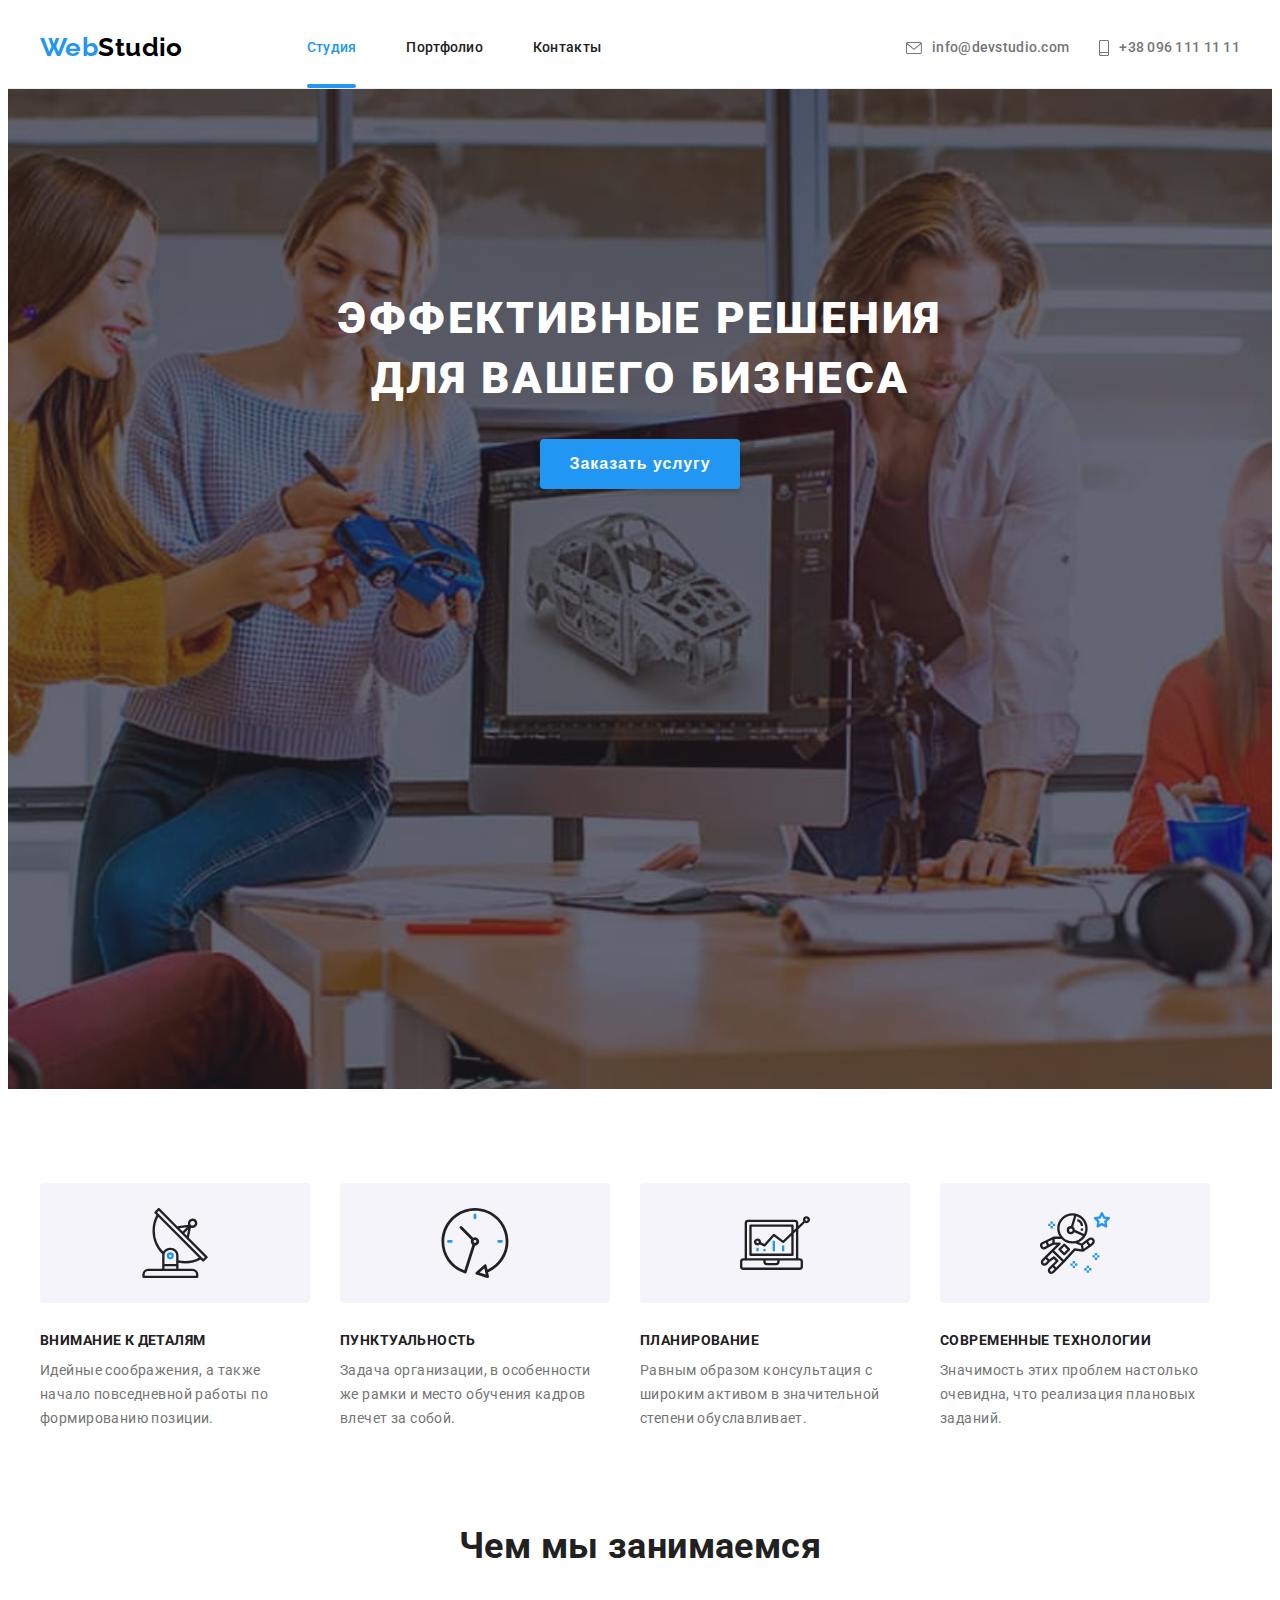
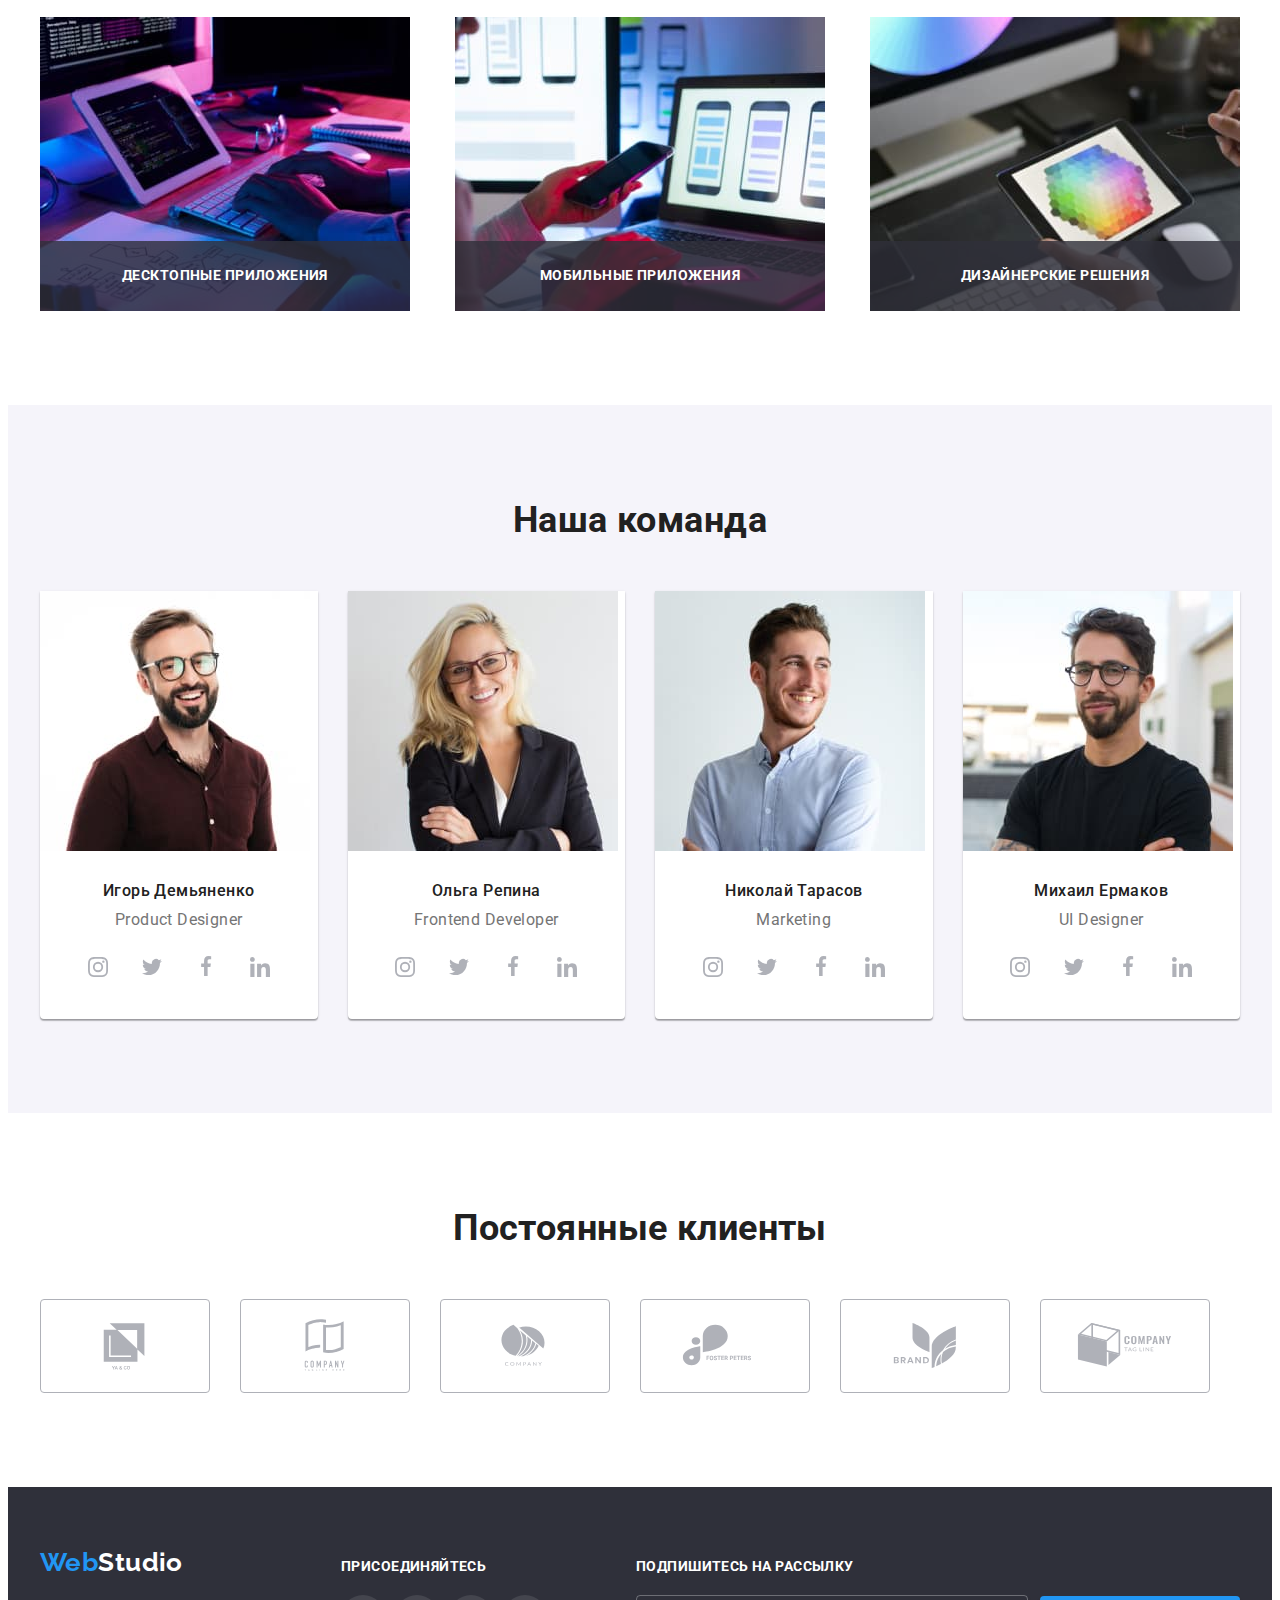
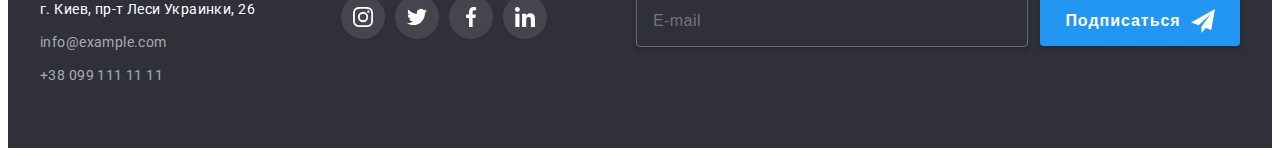
<file: index.html>
<!DOCTYPE html>
<html lang="ru">
  <head>
    <meta charset="UTF-8" />
    <meta http-equiv="X-UA-Compatible" content="IE=edge" />
    <meta name="viewport" content="width=device-width, initial-scale=1.0" />
    <title>Студия</title>
    <link
      href="https://fonts.googleapis.com/css2?family=Raleway:wght@700&family=Roboto:wght@400;500;700;900&display=swap"
      rel="stylesheet"
    />
    <link
      rel="stylesheet"
      href="https://cdnjs.cloudflare.com/ajax/libs/modern-normalize/1.1.0/modern-normalize.min.css"
      integrity="sha512-wpPYUAdjBVSE4KJnH1VR1HeZfpl1ub8YT/NKx4PuQ5NmX2tKuGu6U/JRp5y+Y8XG2tV+wKQpNHVUX03MfMFn9Q=="
      crossorigin="anonymous"
      referrerpolicy="no-referrer"
    />
    <link rel="stylesheet" href="./css/main.min.css" />
  </head>
  <body>
    <header class="header">
      <div class="container header__container">
          <a class="logo" href="./index.html"><span class="logo__accent">Web</span>Studio</a>
           <button
          class="header__button"
          type="button"
          aria-expanded="false"
          aria-controls="menu-container"
          data-menu-button
        >
          <svg
            class="header__button-icon"
            width="40"
            height="40"
            aria-label="Переключатель мобильного меню"
          >
            <use
              class="header__icon-cross"
              href="./images/icons.svg#icon-mobile-close"
            ></use>
            <use
              class="header__icon-menu"
              href="./images/icons.svg#icon-mobile-burger"
            ></use>
          </svg>
        </button>
        <div class="header__menu" id="menu-container" data-menu>
          <nav class="header__nav">
          <ul class="header__menu-list">
            <li class="header__menu-item">
              <a class="header__menu-link header__menu-link--current" href="./index.html">Студия</a>
            </li>
            <li class="header__menu-item">
              <a class="header__menu-link" href="./portfolio.html">Портфолио</a>
            </li>
            <li class="header__menu-item">
              <a class="header__menu-link" href="#">Контакты</a>
            </li>
          </ul>
        </nav>
        <ul class="header__contacts-list">
          <li class="header__contacts-item">
            <a class="header__contacts-link" href="mailto:info@devstudio.com">
              <svg class="header__contacts-icon" width="16" height="12">
                <use href="./images/icons.svg#icon-envelope"></use>
              </svg>
              info@devstudio.com</a
            >
          </li>
          <li class="header__contacts-item">
            <a class="header__contacts-link" href="tel:+380961111111">
              <svg class="header__contacts-icon" width="10px" height="16px">
                <use href="./images/icons.svg#icon-smartphone"></use>
              </svg>
              +38 096 111 11 11</a
            >
          </li>
        </ul>
       <ul class="header__socials">
              <li class="header__socials-item">
                <a href="#" class="header__socials-link">Instagram</a>
              </li>
              <li class="header__socials-item">
                <a href="#" class="header__socials-link">Twitter</a>
              </li>
              <li class="header__socials-item">
                <a href="#" class="header__socials-link">Facebook</a>
              </li>
              <li class="header__socials-item">
                <a href="#" class="header__socials-link">LinkedIn</a>
              </li>
            </ul>
          </div>
        </div>
      </div>
    </header>
    <main>
      <!-- герой -->
      <section class="section hero">
        <div class="container">
          <h1 class="hero__title">Эффективные решения для вашего бизнеса</h1>
          <button data-modal-open class="button" type="button">Заказать услугу</button>
        </div>
      </section>
      <!-- преимущества -->
      <section class="section benefits">
        <div class="container">
          <h2 class="visually-hidden">Наши преимущества</h2>
          <ul class="benefits__list">
            <li class="benefits__item">
              <div class="benefits__icon-wrapper">
                <svg class="benefits__icon" width="70px" height="70px">
                  <use href="./images/icons.svg#icon-antenna"></use>
                </svg>
              </div>
              <h3 class="benefits__title">Внимание к деталям</h3>
              <p class="benefits__descr">
                Идейные соображения, а также начало повседневной работы по формированию позиции.
              </p>
            </li>
            <li class="benefits__item">
              <div class="benefits__icon-wrapper">
                <svg class="benefits__icon" width="70px" height="70px">
                  <use href="./images/icons.svg#icon-clock"></use>
                </svg>
              </div>
              <h3 class="benefits__title">Пунктуальность</h3>
              <p class="benefits__descr">
                Задача организации, в особенности же рамки и место обучения кадров влечет за собой.
              </p>
            </li>
            <li class="benefits__item">
              <div class="benefits__icon-wrapper">
                <svg class="benefits__icon" width="70px" height="70px">
                  <use href="./images/icons.svg#icon-diagram"></use>
                </svg>
              </div>

              <h3 class="benefits__title">Планирование</h3>
              <p class="benefits__descr">
                Равным образом консультация с широким активом в значительной степени обуславливает.
              </p>
            </li>
            <li class="benefits__item">
              <div class="benefits__icon-wrapper">
                <svg class="benefits__icon" width="70px" height="70px">
                  <use href="./images/icons.svg#icon-astronaut"></use>
                </svg>
              </div>
              <h3 class="benefits__title">Современные технологии</h3>
              <p class="benefits__descr">
                Значимость этих проблем настолько очевидна, что реализация плановых заданий.
              </p>
            </li>
          </ul>
        </div>
      </section>
      <!-- чем мы занимаемся -->
      <section class="section activities">
        <div class="container">
          <h2 class="section__title">Чем мы занимаемся</h2>
          <ul class="activities__list">
            <li class="activities__item">
              <div class="activities__overlay">
                 <picture>
                  <source
                    srcset="./images/box1@1x.jpg 1x, ./images/box1@2x.jpg 2x"
                  />
                  <img
                    class="activities__image"
                    src="./images/box1@1x.jpg"
                    alt="Реализация алгоритма на компьютере"
                    width="370"
                    height="294"
                  />
                </picture>
                <p class="activities__title">Десктопные приложения</p>
              </div>
            </li>
            <li class="activities__item">
              <div class="activities__overlay">
                <picture>
                  <source
                    srcset="./images/box2@1x.jpg 1x, ./images/box2@2x.jpg 2x"
                  />
                  <img
                    class="activities__image"
                    src="./images/box2@1x.jpg"
                    alt="Реализация алгоритма на компьютере"
                    width="370"
                    height="294"
                  />
                </picture>
                <p class="activities__title">Мобильные приложения</p>
              </div>
            </li>
            <li class="activities__item">
              <div class="activities__overlay">
                <picture>
                  <source
                    srcset="./images/box3@1x.jpg 1x, ./images/box3@2x.jpg 2x"
                  />
                  <img
                    class="activities__image"
                    src="./images/box3@1x.jpg"
                    alt="Реализация алгоритма на компьютере"
                    width="370"
                    height="294"
                  />
                </picture>
                <p class="activities__title">Дизайнерские решения</p>
              </div>
            </li>
          </ul>
        </div>
      </section>
      <!-- команда -->
      <section class="section team">
        <div class="container">
          <h2 class="section__title">Наша команда</h2>
          <ul class="team__list">
            <li class="team__item">
               <picture>
                <source
                  srcset="
                    ./images/team/team1/img1-mobile@1x.jpg 1x,
                    ./images/team/team1/img1-mobile@2x.jpg 2x
                  "
                  media="(max-width:767px)" />
                <source
                  srcset="
                    ./images/team/team1/img1-desktop@1x.jpg 1x,
                    ./images/team/team1/img1-desktop@2x.jpg 2x
                  "
                  media="(min-width:1200px)" />
                <source
                  srcset="
                    ./images/team/team1/img1-tablet@1x.jpg 1x,
                    ./images/team/team1/img1-tablet@2x.jpg 2x
                  "
                  media="(min-width:768px)" />

                <img
                  class="team__image"
                  src="./images/team/team1/img1-desktop@1x.jpg"
                  alt="Фото Игоря Демьяненко"
              /></picture>
              <div class="team__wrapper">
                <h3 class="team__name">Игорь Демьяненко</h3>
                <p class="team__position">Product Designer</p>
                <ul class="socials">
                  <li class="socials__item">
                    <a class="socials__link" href="">
                      <svg class="socials__icon" width="20" height="20" aria-label="Instagram">
                        <use href="./images/icons.svg#icon-instagram"></use>
                      </svg>
                    </a>
                  </li>
                  <li class="socials__item">
                    <a class="socials__link" href="">
                      <svg class="socials__icon" width="20" height="20" aria-label="Twitter">
                        <use href="./images/icons.svg#icon-twitter"></use>
                      </svg>
                    </a>
                  </li>
                  <li class="socials__item">
                    <a class="socials__link" href="">
                      <div class="ellipse">
                        <svg class="socials__icon" width="20" height="20" aria-label="Facebook">
                          <use href="./images/icons.svg#icon-facebook"></use>
                        </svg>
                      </div>
                    </a>
                  </li>
                  <li class="socials__item">
                    <a class="socials__link" href="">
                      <svg class="socials__icon" width="20" height="20" aria-label="LinkedIn">
                        <use href="./images/icons.svg#icon-linkedin"></use>
                      </svg>
                    </a>
                  </li>
                </ul>
              </div>
            </li>
            <li class="team__item">
              <picture>
                <source
                  srcset="
                    ./images/team/team2/img2-mobile@1x.jpg 1x,
                    ./images/team/team2/img2-mobile@2x.jpg 2x
                  "
                  media="(max-width:767px)" />
                <source
                  srcset="
                    ./images/team/team2/img2-desktop@1x.jpg 1x,
                    ./images/team/team2/img2-desktop@2x.jpg 2x
                  "
                  media="(min-width:1200px)" />
                <source
                  srcset="
                    ./images/team/team2/img2-tablet@1x.jpg 1x,
                    ./images/team/team2/img2-tablet@2x.jpg 2x
                  "
                  media="(min-width:768px)" />

                <img
                  class="team__image"
                  src="./images/team/team2/img2-desktop@1x.jpg"
                  alt="Фото Ольги Репиной"
              /></picture>
              <div class="team__wrapper">
                <h3 class="team__name">Ольга Репина</h3>
                <p class="team__position">Frontend Developer</p>
                <ul class="socials">
                  <li class="socials__item">
                    <a class="socials__link" href="">
                      <svg class="socials__icon" width="20" height="20" aria-label="Instagram">
                        <use href="./images/icons.svg#icon-instagram"></use>
                      </svg>
                    </a>
                  </li>
                  <li class="socials__item">
                    <a class="socials__link" href="">
                      <svg class="socials__icon" width="20" height="20" aria-label="Twitter">
                        <use href="./images/icons.svg#icon-twitter"></use>
                      </svg>
                    </a>
                  </li>
                  <li class="socials__item">
                    <a class="socials__link" href="">
                      <div class="ellipse">
                        <svg class="socials__icon" width="20" height="20" aria-label="Facebook">
                          <use href="./images/icons.svg#icon-facebook"></use>
                        </svg>
                      </div>
                    </a>
                  </li>
                  <li class="socials__item">
                    <a class="socials__link" href="">
                      <svg class="socials__icon" width="20" height="20" aria-label="LinkedIn">
                        <use href="./images/icons.svg#icon-linkedin"></use>
                      </svg>
                    </a>
                  </li>
                </ul>
              </div>
            </li>
            <li class="team__item">
              <picture>
                <source
                  srcset="
                    ./images/team/team3/img3-mobile@1x.jpg 1x,
                    ./images/team/team3/img3-mobile@2x.jpg 2x
                  "
                  media="(max-width:767px)" />
                <source
                  srcset="
                    ./images/team/team3/img3-desktop@1x.jpg 1x,
                    ./images/team/team3/img3-desktop@2x.jpg 2x
                  "
                  media="(min-width:1200px)" />
                <source
                  srcset="
                    ./images/team/team3/img3-tablet@1x.jpg 1x,
                    ./images/team/team3/img3-tablet@2x.jpg 2x
                  "
                  media="(min-width:768px)" />

                <img
                  class="team__image"
                  src="./images/team/team3/img3-desktop@1x.jpg"
                  alt="Фото Николая Тарасова"
              /></picture>
              <div class="team__wrapper">
                <h3 class="team__name">Николай Тарасов</h3>
                <p class="team__position">Marketing</p>
                <ul class="socials">
                  <li class="socials__item">
                    <a class="socials__link" href="">
                      <svg class="socials__icon" width="20" height="20" aria-label="Instagram">
                        <use href="./images/icons.svg#icon-instagram"></use>
                      </svg>
                    </a>
                  </li>
                  <li class="socials__item">
                    <a class="socials__link" href="">
                      <svg class="socials__icon" width="20" height="20" aria-label="Twitter">
                        <use href="./images/icons.svg#icon-twitter"></use>
                      </svg>
                    </a>
                  </li>
                  <li class="socials__item">
                    <a class="socials__link" href="">
                      <div class="ellipse">
                        <svg class="socials__icon" width="20" height="20" aria-label="Facebook">
                          <use href="./images/icons.svg#icon-facebook"></use>
                        </svg>
                      </div>
                    </a>
                  </li>
                  <li class="socials__item">
                    <a class="socials__link" href="">
                      <svg class="socials__icon" width="20" height="20" aria-label="LinkedIn">
                        <use href="./images/icons.svg#icon-linkedin"></use>
                      </svg>
                    </a>
                  </li>
                </ul>
              </div>
            </li>
            <li class="team__item">
               <picture>
                <source
                  srcset="
                    ./images/team/team4/img4-mobile@1x.jpg 1x,
                    ./images/team/team4/img4-mobile@2x.jpg 2x
                  "
                  media="(max-width:767px)" />
                <source
                  srcset="
                    ./images/team/team4/img4-desktop@1x.jpg 1x,
                    ./images/team/team4/img4-desktop@2x.jpg 2x
                  "
                  media="(min-width:1200px)" />
                <source
                  srcset="
                    ./images/team/team4/img4-tablet@1x.jpg 1x,
                    ./images/team/team4/img4-tablet@2x.jpg 2x
                  "
                  media="(min-width:768px)" />

                <img
                  class="team__image"
                  src="./images/team/team4/img4-desktop@1x.jpg"
                  alt="Фото Михаила Ермакова"
              /></picture>
              <div class="team__wrapper">
                <h3 class="team__name">Михаил Ермаков</h3>
                <p class="team__position">UI Designer</p>
                <ul class="socials">
                  <li class="socials__item">
                    <a class="socials__link" href="">
                      <svg class="socials__icon" width="20" height="20" aria-label="Instagram">
                        <use href="./images/icons.svg#icon-instagram"></use>
                      </svg>
                    </a>
                  </li>
                  <li class="socials__item">
                    <a class="socials__link" href="">
                      <svg class="socials__icon" width="20" height="20" aria-label="Twitter">
                        <use href="./images/icons.svg#icon-twitter"></use>
                      </svg>
                    </a>
                  </li>
                  <li class="socials__item">
                    <a class="socials__link" href="">
                      <div class="ellipse">
                        <svg class="socials__icon" width="20" height="20" aria-label="Facebook">
                          <use href="./images/icons.svg#icon-facebook"></use>
                        </svg>
                      </div>
                    </a>
                  </li>
                  <li class="socials__item">
                    <a class="socials__link" href="">
                      <svg class="socials__icon" width="20" height="20" aria-label="LinkedIn">
                        <use href="./images/icons.svg#icon-linkedin"></use>
                      </svg>
                    </a>
                  </li>
                </ul>
              </div>
            </li>
          </ul>
        </div>
      </section>
      <!-- клиенты -->
      <section class="section clients">
        <div class="container">
          <h2 class="section__title">Постоянные клиенты</h2>
          <ul class="clients__list">
            <li class="clients__item">
              <a class="clients__link" href="#">
                <svg class="clients__icon" width="106" height="60">
                  <use href="./images/icons.svg#icon-union"></use>
                </svg>
              </a>
            </li>
            <li class="clients__item">
              <a class="clients__link" href="">
                <svg class="clients__icon" width="106" height="60">
                  <use href="./images/icons.svg#icon-taglinehere"></use>
                </svg>
              </a>
            </li>
            <li class="clients__item">
              <a class="clients__link" href="">
                <svg class="clients__icon" width="106" height="60">
                  <use href="./images/icons.svg#icon-company"></use>
                </svg>
              </a>
            </li>
            <li class="clients__item">
              <a class="clients__link" href="">
                <svg class="clients__icon" width="106" height="60">
                  <use href="./images/icons.svg#icon-foster"></use>
                </svg>
              </a>
            </li>
            <li class="clients__item">
              <a class="clients__link" href="">
                <svg class="clients__icon" width="106" height="60">
                  <use href="./images/icons.svg#icon-brand"></use>
                </svg>
              </a>
            </li>
            <li class="clients__item">
              <a class="clients__link" href="">
                <svg class="clients__icon" width="106" height="60">
                  <use href="./images/icons.svg#icon-tagline"></use>
                </svg>
              </a>
            </li>
          </ul>
        </div>
      </section>
    </main>
    <!-- футер -->
    <footer class="footer">
      <div class="container footer__container">
        <div class="footer__contacts-socials">
          <div class="footer__contacts">
            <a class="logo footer__logo" href="./index.html"
              ><span class="logo__accent">Web</span>Studio</a
            >
            <address class="footer__address">
              <ul>
                <li class="footer__item">г. Киев, пр-т Леси Украинки, 26</li>
                <li class="footer__item">
                  <a class="footer__link" href="mailto:info@example.com"
                    >info@example.com</a
                  >
                </li>
                <li class="footer__item">
                  <a class="footer__link" href="tel:+380991111111"
                    >+38 099 111 11 11</a
                  >
                </li>
              </ul>
            </address>
          </div>
          <div class="footer__socials">
            <p class="footer__cta">Присоединяйтесь</p>
            <ul class="socials footer__socials-list">
              <li class="socials__item">
                <a class="socials__link footer__socials-link" href="#">
                  <svg
                    class="socials__icon"
                    width="20px"
                    height="20px"
                    aria-label="Instagram"
                  >
                  <use href="./images/icons.svg#icon-instagram"></use>
                </svg>
              </a>
            </li>
            <li class="socials__item">
              <a class="socials__link footer__socials-link" href="#">
                <svg class="socials__icon" width="20px" height="20px" aria-label="Twitter">
                  <use href="./images/icons.svg#icon-twitter"></use>
                </svg>
              </a>
            </li>
            <li class="socials__item">
              <a class="socials__link footer__socials-link" href="#">
                <svg class="socials__icon" width="20px" height="20px" aria-label="Facebook">
                  <use href="./images/icons.svg#icon-facebook"></use>
                </svg>
              </a>
            </li>
            <li class="socials__item">
              <a class="socials__link footer__socials-link" href="#">
                <svg class="socials__icon" width="20px" height="20px" aria-label="LinkedIn">
                  <use href="./images/icons.svg#icon-linkedin"></use>
                </svg>
              </a>
            </li>
          </ul>
        </div>
      </div>
        <!-- Форма подписки -->
        <div class="footer__subscribe">
          <form class="footer__form">
            <label class="footer__cta" for="user-email"
              >Подпишитесь на рассылку</label
            >
            <div class="footer__input-wrap">
              <input
                class="footer__input"
                type="email"
                name="email"
                id="user-email"
                placeholder="E-mail"
              />
              <button class="button" type="submit">
                Подписаться
                <svg class="button__icon" width="24px" height="24px">
                <use href="./images/icons.svg#icon-footer-send"></use>
              </svg>
            </button>
          </form>
        </div>
      </div>
    </footer>

    <!-- Модальное окно -->
   <div data-modal class="backdrop is-hidden">
      <div class="modal">
        <button class="modal__close-btn" data-modal-close>
          <svg
            class="modal__close-icon"
            width="11px"
            height="11px"
            aria-label="Close"
          >
            <use href="./images/icons.svg#icon-close"></use>
          </svg>
        </button>
       <form class="modal__form">
          <h4 class="modal__title">Оставьте свои данные, мы вам перезвоним</h4>

          <div class="modal__form-field">
            <label class="modal__form-label" for="name">Имя</label>
            <input
              class="modal__form-input"
              type="text"
              name="name"
              id="name"
              placeholder=" "
            />
            <svg
              class="modal-form-icon"
              width="15px"
              height="15px"
              aria-label="Name"
            >
              <use href="./images/icons.svg#icon-modal-name"></use>
            </svg>
          </div>

          <div class="modal__form-field">
            <label class="modal__form-label" for="tel">Телефон</label>
            <input
              class="modal__form-input"
              type="tel"
              name="tel"
              id="tel"
              placeholder=" "
            />
            <svg
              class="modal-form-icon"
              width="15px"
              height="15px"
              aria-label="Telephone"
            >
              <use href="./images/icons.svg#icon-modal-tel"></use>
            </svg>
          </div>
          <div class="modal__form-field">
            <label class="modal__form-label" for="email">Почта</label>
            <input
              class="modal__form-input"
              type="email"
              name="email"
              id="email"
              placeholder=" "
            />
            <svg
              class="modal-form-icon"
              width="15px"
              height="15px"
              aria-label="E-mail"
            >
              <use href="./images/icons.svg#icon-modal-mail"></use>
            </svg>
          </div>
          <div class="modal__form-field">
            <label class="modal__form-label" for="comment">Комментарий</label>
            <textarea
              class="modal__form-input modal__text-area"
              name="comment"
              placeholder="Введите текст"
              id="comment"
            ></textarea>
          </div>
          <div class="modal__checkbox-area">
            <label class="modal__checkbox-label">
              <input
                class="modal__checkbox-input"
                type="checkbox"
                name="agreement"
              />
              <span class="modal__checkbox-icon"></span>
              Соглашаюсь с рассылкой и принимаю </label
            ><a class="modal__checkbox-link" href="#">Условия договора</a>
          </div>
          <button class="button" type="submit">Отправить</button>
        </form>
      </div>
    </div>
    <script src="./js/modal.js"></script>
     <script src="./js/mobile-menu.js"></script>
  </body>
</html>
</file>
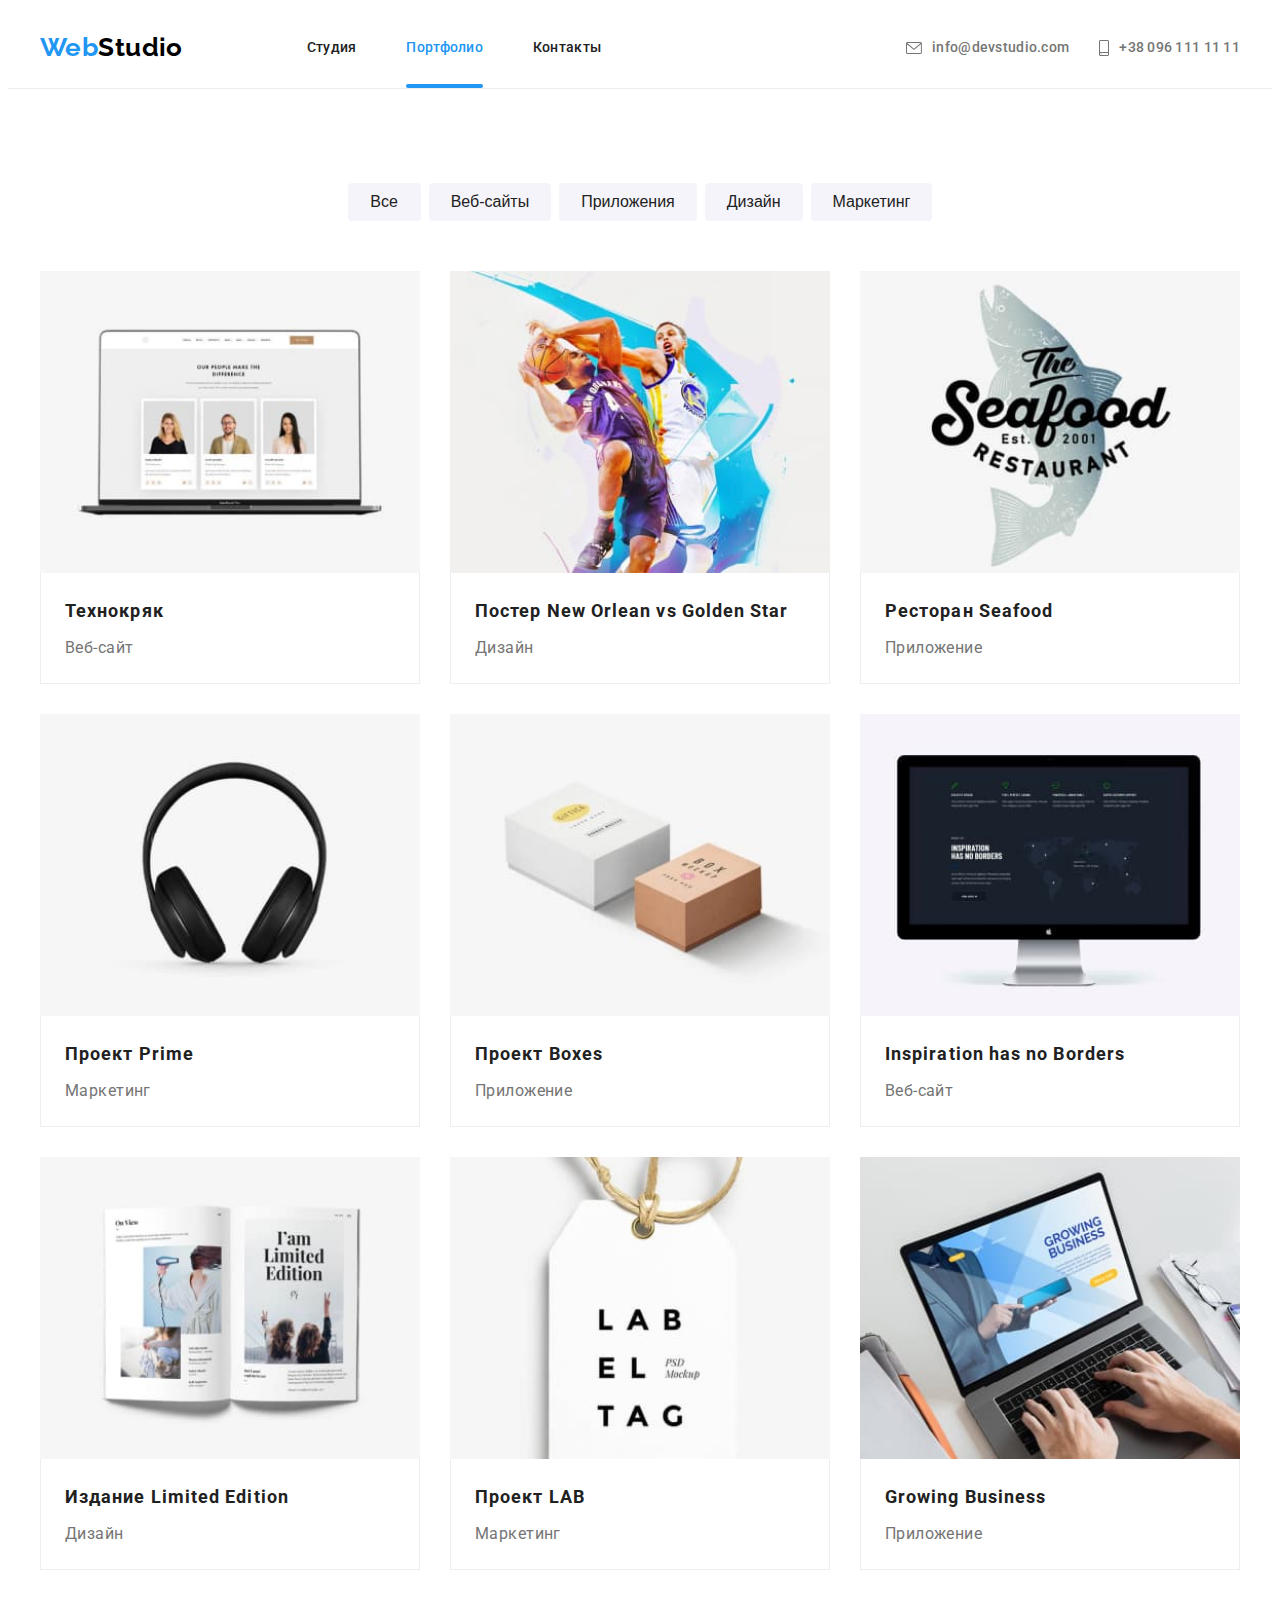
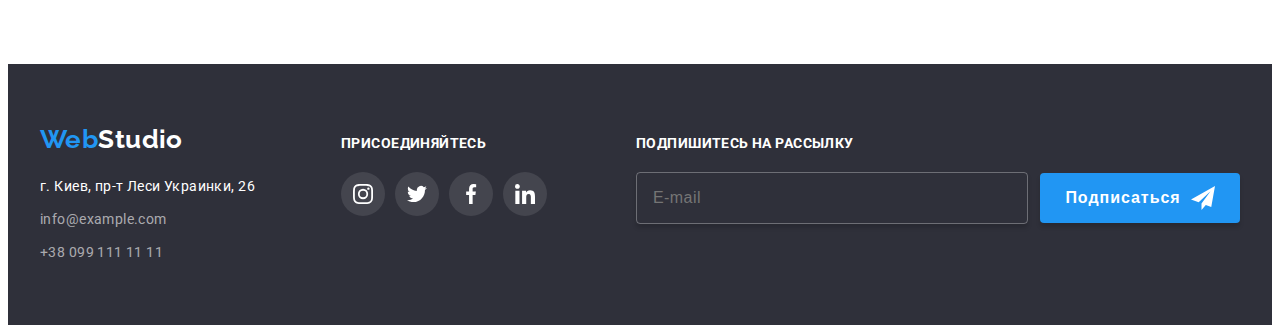
<file: portfolio.html>
<!DOCTYPE html>
<html lang="ru">
  <head>
    <meta charset="UTF-8" />
    <meta http-equiv="X-UA-Compatible" content="IE=edge" />
    <meta name="viewport" content="width=device-width, initial-scale=1.0" />
    <title>Портфолио</title>
    <link
      href="https://fonts.googleapis.com/css2?family=Raleway:wght@700&family=Roboto:wght@400;500;700;900&display=swap"
      rel="stylesheet"
    />
    <link
      rel="stylesheet"
      href="https://cdnjs.cloudflare.com/ajax/libs/modern-normalize/1.1.0/modern-normalize.min.css"
      integrity="sha512-wpPYUAdjBVSE4KJnH1VR1HeZfpl1ub8YT/NKx4PuQ5NmX2tKuGu6U/JRp5y+Y8XG2tV+wKQpNHVUX03MfMFn9Q=="
      crossorigin="anonymous"
      referrerpolicy="no-referrer"
    />
    <link rel="stylesheet" href="./css/main.min.css" />
  </head>
  <body>
    <!-- шапка -->
    <header class="header">
      <div class="container header__container">
          <a class="logo" href="./index.html"><span class="logo__accent">Web</span>Studio</a>
           <button
          class="header__button"
          type="button"
          aria-expanded="false"
          aria-controls="menu-container"
          data-menu-button
        >
          <svg
            class="header__button-icon"
            width="40"
            height="40"
            aria-label="Переключатель мобильного меню"
          >
            <use
              class="header__icon-cross"
              href="./images/icons.svg#icon-mobile-close"
            ></use>
            <use
              class="header__icon-menu"
              href="./images/icons.svg#icon-mobile-burger"
            ></use>
          </svg>
        </button>
        <div class="header__menu" id="menu-container" data-menu>
          <nav class="header__nav">
          <ul class="header__menu-list">
            <li class="header__menu-item">
              <a class="header__menu-link" href="./index.html">Студия</a>
            </li>
            <li class="header__menu-item">
              <a class="header__menu-link header__menu-link--current" href="./portfolio.html"
                >Портфолио</a
              >
            </li>
            <li class="header__menu-item">
              <a class="header__menu-link" href="#">Контакты</a>
            </li>
          </ul>
        </nav>
        <ul class="header__contacts-list">
          <li class="header__contacts-item">
            <a class="header__contacts-link" href="mailto:info@devstudio.com">
              <svg class="header__contacts-icon" width="16" height="12">
                <use href="./images/icons.svg#icon-envelope"></use>
              </svg>
              info@devstudio.com</a
            >
          </li>
          <li class="header__contacts-item">
            <a class="header__contacts-link" href="tel:+380961111111">
              <svg class="header__contacts-icon" width="10px" height="16px">
                <use href="./images/icons.svg#icon-smartphone"></use>
              </svg>
              +38 096 111 11 11</a
            >
          </li>
        </ul>
         <ul class="header__socials">
              <li class="header__socials-item">
                <a href="#" class="header__socials-link">Instagram</a>
              </li>
              <li class="header__socials-item">
                <a href="#" class="header__socials-link">Twitter</a>
              </li>
              <li class="header__socials-item">
                <a href="#" class="header__socials-link">Facebook</a>
              </li>
              <li class="header__socials-item">
                <a href="#" class="header__socials-link">LinkedIn</a>
              </li>
            </ul>
          </div>
        </div>    
      </div>
    </header>
    <main>
      <!-- примеры работ -->
      <section class="section portfolio">
        <div class="container">
          <h1 class="visually-hidden">Примеры работ</h1>
          <!-- фильтр -->
          <ul class="portfolio__filter-list">
            <li class="portfolio__filter-item">
              <button class="portfolio__filter-btn" type="button">Все</button>
            </li>
            <li class="portfolio__filter-item">
              <button class="portfolio__filter-btn" type="button">Веб-сайты</button>
            </li>
            <li class="portfolio__filter-item">
              <button class="portfolio__filter-btn" type="button">Приложения</button>
            </li>
            <li class="portfolio__filter-item">
              <button class="portfolio__filter-btn" type="button">Дизайн</button>
            </li>
            <li class="portfolio__filter-item">
              <button class="portfolio__filter-btn" type="button">Маркетинг</button>
            </li>
          </ul>
          <!-- список работ -->
          <ul class="portfolio__project-list">
            <li class="portfolio__project-item">
              <a class="portfolio__project-link" href="#">
                <div class="portfolio__project-overlay">
                  <picture>
                    <source
                      srcset="
                        ./images/examples/example1/example1-mobile@1x.jpg 1x,
                        ./images/examples/example1/example1-mobile@2x.jpg 2x
                      "
                      media="(max-width:767px)" />
                    <source
                      srcset="
                        ./images/examples/example1/example1-desktop@1x.jpg 1x,
                        ./images/examples/example1/example1-desktop@2x.jpg 2x
                      "
                      media="(min-width:1200px)" />
                    <source
                      srcset="
                        ./images/examples/example1/example1-tablet@1x.jpg 1x,
                        ./images/examples/example1/example1-tablet@2x.jpg 2x
                      "
                      media="(min-width:768px)" />

                    <img
                      class="portfolio__project-image"
                      src="./images/examples/example1/example1-desktop@1x.jpg"
                      alt="Изображение проекта 1"
                  /></picture>
                  <p class="portfolio__project-text">
                    Ресурс предлагает комплексные предложения с разным уровнем функционала и
                    сервисов. Все это позволит посетителю получить исчерпывающие сведения о компании
                    или частном лице.
                  </p>
                </div>
                <div class="portfolio__project-wrap">
                  <h2 class="portfolio__project-title">Технокряк</h2>
                  <p class="portfolio__project-description">Веб-сайт</p>
                </div></a
              >
            </li>
            <li class="portfolio__project-item">
              <a class="portfolio__project-link" href="#">
                <div class="portfolio__project-overlay">
                  <picture>
                    <source
                      srcset="
                        ./images/examples/example2/example2-mobile@1x.jpg 1x,
                        ./images/examples/example2/example2-mobile@2x.jpg 2x
                      "
                      media="(max-width:767px)" />
                    <source
                      srcset="
                        ./images/examples/example2/example2-desktop@1x.jpg 1x,
                        ./images/examples/example2/example2-desktop@2x.jpg 2x
                      "
                      media="(min-width:1200px)" />
                    <source
                      srcset="
                        ./images/examples/example2/example2-tablet@1x.jpg 1x,
                        ./images/examples/example2/example2-tablet@2x.jpg 2x
                      "
                      media="(min-width:768px)" />

                    <img
                      class="portfolio__project-image"
                      src="./images/examples/example2/example2-desktop@1x.jpg"
                      alt="Изображение проекта 2"
                  /></picture>
                  <p class="portfolio__project-text">
                    Ресурс предлагает комплексные предложения с разным уровнем функционала и
                    сервисов. Все это позволит посетителю получить исчерпывающие сведения о компании
                    или частном лице.
                  </p>
                </div>
                <div class="portfolio__project-wrap">
                  <h2 class="portfolio__project-title">Постер New Orlean vs Golden Star</h2>
                  <p class="portfolio__project-description">Дизайн</p>
                </div></a
              >
            </li>
            <li class="portfolio__project-item">
              <a class="portfolio__project-link" href="#">
                <div class="portfolio__project-overlay">
                  <picture>
                    <source
                      srcset="
                        ./images/examples/example3/example3-mobile@1x.jpg 1x,
                        ./images/examples/example3/example3-mobile@2x.jpg 2x
                      "
                      media="(max-width:767px)" />
                    <source
                      srcset="
                        ./images/examples/example3/example3-desktop@1x.jpg 1x,
                        ./images/examples/example3/example3-desktop@2x.jpg 2x
                      "
                      media="(min-width:1200px)" />
                    <source
                      srcset="
                        ./images/examples/example3/example3-tablet@1x.jpg 1x,
                        ./images/examples/example3/example3-tablet@2x.jpg 2x
                      "
                      media="(min-width:768px)" />

                    <img
                      class="portfolio__project-image"
                      src="./images/examples/example3/example3-desktop@1x.jpg"
                      alt="Изображение проекта 3"
                  /></picture>
                  <p class="portfolio__project-text">
                    Ресурс предлагает комплексные предложения с разным уровнем функционала и
                    сервисов. Все это позволит посетителю получить исчерпывающие сведения о компании
                    или частном лице.
                  </p>
                </div>
                <div class="portfolio__project-wrap">
                  <h2 class="portfolio__project-title">Ресторан Seafood</h2>
                  <p class="portfolio__project-description">Приложение</p>
                </div></a
              >
            </li>
            <li class="portfolio__project-item">
              <a class="portfolio__project-link" href="#">
                <div class="portfolio__project-overlay">
                   <picture>
                    <source
                      srcset="
                        ./images/examples/example4/example4-mobile@1x.jpg 1x,
                        ./images/examples/example4/example4-mobile@2x.jpg 2x
                      "
                      media="(max-width:767px)" />
                    <source
                      srcset="
                        ./images/examples/example4/example4-desktop@1x.jpg 1x,
                        ./images/examples/example4/example4-desktop@2x.jpg 2x
                      "
                      media="(min-width:1200px)" />
                    <source
                      srcset="
                        ./images/examples/example4/example4-tablet@1x.jpg 1x,
                        ./images/examples/example4/example4-tablet@2x.jpg 2x
                      "
                      media="(min-width:768px)" />

                    <img
                      class="portfolio__project-image"
                      src="./images/examples/example4/example4-desktop@1x.jpg"
                      alt="Изображение проекта 4"
                  /></picture>
                  <p class="portfolio__project-text">
                    Ресурс предлагает комплексные предложения с разным уровнем функционала и
                    сервисов. Все это позволит посетителю получить исчерпывающие сведения о компании
                    или частном лице.
                  </p>
                </div>
                <div class="portfolio__project-wrap">
                  <h2 class="portfolio__project-title">Проект Prime</h2>
                  <p class="portfolio__project-description">Маркетинг</p>
                </div></a
              >
            </li>
            <li class="portfolio__project-item">
              <a class="portfolio__project-link" href="#">
                <div class="portfolio__project-overlay">
                  <picture>
                    <source
                      srcset="
                        ./images/examples/example5/example5-mobile@1x.jpg 1x,
                        ./images/examples/example5/example5-mobile@2x.jpg 2x
                      "
                      media="(max-width:767px)" />
                    <source
                      srcset="
                        ./images/examples/example5/example5-desktop@1x.jpg 1x,
                        ./images/examples/example5/example5-desktop@2x.jpg 2x
                      "
                      media="(min-width:1200px)" />
                    <source
                      srcset="
                        ./images/examples/example5/example5-tablet@1x.jpg 1x,
                        ./images/examples/example5/example5-tablet@2x.jpg 2x
                      "
                      media="(min-width:768px)" />

                    <img
                      class="portfolio__project-image"
                      src="./images/examples/example5/example5-desktop@1x.jpg"
                      alt="Изображение проекта 5"
                  /></picture>
                  <p class="portfolio__project-text">
                    Ресурс предлагает комплексные предложения с разным уровнем функционала и
                    сервисов. Все это позволит посетителю получить исчерпывающие сведения о компании
                    или частном лице.
                  </p>
                </div>
                <div class="portfolio__project-wrap">
                  <h2 class="portfolio__project-title">Проект Boxes</h2>
                  <p class="portfolio__project-description">Приложение</p>
                </div></a
              >
            </li>
            <li class="portfolio__project-item">
              <a class="portfolio__project-link" href="#">
                <div class="portfolio__project-overlay">
                  <picture>
                    <source
                      srcset="
                        ./images/examples/example6/example6-mobile@1x.jpg 1x,
                        ./images/examples/example6/example6-mobile@2x.jpg 2x
                      "
                      media="(max-width:767px)" />
                    <source
                      srcset="
                        ./images/examples/example6/example6-desktop@1x.jpg 1x,
                        ./images/examples/example6/example6-desktop@2x.jpg 2x
                      "
                      media="(min-width:1200px)" />
                    <source
                      srcset="
                        ./images/examples/example6/example6-tablet@1x.jpg 1x,
                        ./images/examples/example6/example6-tablet@2x.jpg 2x
                      "
                      media="(min-width:768px)" />

                    <img
                      class="portfolio__project-image"
                      src="./images/examples/example6/example6-desktop@1x.jpg"
                      alt="Изображение проекта 6"
                  /></picture>
                  <p class="portfolio__project-text">
                    Ресурс предлагает комплексные предложения с разным уровнем функционала и
                    сервисов. Все это позволит посетителю получить исчерпывающие сведения о компании
                    или частном лице.
                  </p>
                </div>
                <div class="portfolio__project-wrap">
                  <h2 class="portfolio__project-title">Inspiration has no Borders</h2>
                  <p class="portfolio__project-description">Веб-сайт</p>
                </div></a
              >
            </li>
            <li class="portfolio__project-item">
              <a class="portfolio__project-link" href="#">
                <div class="portfolio__project-overlay">
                   <picture>
                    <source
                      srcset="
                        ./images/examples/example7/example7-mobile@1x.jpg 1x,
                        ./images/examples/example7/example7-mobile@2x.jpg 2x
                      "
                      media="(max-width:767px)" />
                    <source
                      srcset="
                        ./images/examples/example7/example7-desktop@1x.jpg 1x,
                        ./images/examples/example7/example7-desktop@2x.jpg 2x
                      "
                      media="(min-width:1200px)" />
                    <source
                      srcset="
                        ./images/examples/example7/example7-tablet@1x.jpg 1x,
                        ./images/examples/example7/example7-tablet@2x.jpg 2x
                      "
                      media="(min-width:768px)" />

                    <img
                      class="portfolio__project-image"
                      src="./images/examples/example7/example7-desktop@1x.jpg"
                      alt="Изображение проекта 7"
                  /></picture>
                  <p class="portfolio__project-text">
                    Ресурс предлагает комплексные предложения с разным уровнем функционала и
                    сервисов. Все это позволит посетителю получить исчерпывающие сведения о компании
                    или частном лице.
                  </p>
                </div>
                <div class="portfolio__project-wrap">
                  <h2 class="portfolio__project-title">Издание Limited Edition</h2>
                  <p class="portfolio__project-description">Дизайн</p>
                </div></a
              >
            </li>
            <li class="portfolio__project-item">
              <a class="portfolio__project-link" href="#">
                <div class="portfolio__project-overlay">
                 <picture>
                    <source
                      srcset="
                        ./images/examples/example8/example8-mobile@1x.jpg 1x,
                        ./images/examples/example8/example8-mobile@2x.jpg 2x
                      "
                      media="(max-width:767px)" />
                    <source
                      srcset="
                        ./images/examples/example8/example8-desktop@1x.jpg 1x,
                        ./images/examples/example8/example8-desktop@2x.jpg 2x
                      "
                      media="(min-width:1200px)" />
                    <source
                      srcset="
                        ./images/examples/example8/example8-tablet@1x.jpg 1x,
                        ./images/examples/example8/example8-tablet@2x.jpg 2x
                      "
                      media="(min-width:768px)" />

                    <img
                      class="portfolio__project-image"
                      src="./images/examples/example8/example8-desktop@1x.jpg"
                      alt="Изображение проекта 8"
                  /></picture>
                  <p class="portfolio__project-text">
                    Ресурс предлагает комплексные предложения с разным уровнем функционала и
                    сервисов. Все это позволит посетителю получить исчерпывающие сведения о компании
                    или частном лице.
                  </p>
                </div>
                <div class="portfolio__project-wrap">
                  <h2 class="portfolio__project-title">Проект LAB</h2>
                  <p class="portfolio__project-description">Маркетинг</p>
                </div></a
              >
            </li>
            <li class="portfolio__project-item">
              <a class="portfolio__project-link" href="#">
                <div class="portfolio__project-overlay">
                   <picture>
                    <source
                      srcset="
                        ./images/examples/example9/example9-mobile@1x.jpg 1x,
                        ./images/examples/example9/example9-mobile@2x.jpg 2x
                      "
                      media="(max-width:767px)" />
                    <source
                      srcset="
                        ./images/examples/example9/example9-desktop@1x.jpg 1x,
                        ./images/examples/example9/example9-desktop@2x.jpg 2x
                      "
                      media="(min-width:1200px)" />
                    <source
                      srcset="
                        ./images/examples/example9/example9-tablet@1x.jpg 1x,
                        ./images/examples/example9/example9-tablet@2x.jpg 2x
                      "
                      media="(min-width:768px)" />

                    <img
                      class="portfolio__project-image"
                      src="./images/examples/example9/example9-desktop@1x.jpg"
                      alt="Изображение проекта 9"
                  /></picture>
                  <p class="portfolio__project-text">
                    Ресурс предлагает комплексные предложения с разным уровнем функционала и
                    сервисов. Все это позволит посетителю получить исчерпывающие сведения о компании
                    или частном лице.
                  </p>
                </div>
                <div class="portfolio__project-wrap">
                  <h2 class="portfolio__project-title">Growing Business</h2>
                  <p class="portfolio__project-description">Приложение</p>
                </div></a
              >
            </li>
          </ul>
        </div>
      </section>
    </main>
    <!-- футер -->
    <footer class="footer">
      <div class="container footer__container">
        <div class="footer__contacts-socials">
          <div class="footer__contacts">
            <a class="logo footer__logo" href="./index.html"
              ><span class="logo__accent">Web</span>Studio</a
            >
            <address class="footer__address">
              <ul>
                <li class="footer__item">г. Киев, пр-т Леси Украинки, 26</li>
                <li class="footer__item">
                  <a class="footer__link" href="mailto:info@example.com"
                    >info@example.com</a
                  >
                </li>
                <li class="footer__item">
                  <a class="footer__link" href="tel:+380991111111"
                    >+38 099 111 11 11</a
                  >
                </li>
              </ul>
            </address>
          </div>
          <div class="footer__socials">
            <p class="footer__cta">Присоединяйтесь</p>
            <ul class="socials footer__socials-list">
              <li class="socials__item">
                <a class="socials__link footer__socials-link" href="#">
                  <svg
                    class="socials__icon"
                    width="20px"
                    height="20px"
                    aria-label="Instagram"
                  >
                  <use href="./images/icons.svg#icon-instagram"></use>
                </svg>
              </a>
            </li>
            <li class="socials__item">
              <a class="socials__link footer__socials-link" href="#">
                <svg class="socials__icon" width="20px" height="20px" aria-label="Twitter">
                  <use href="./images/icons.svg#icon-twitter"></use>
                </svg>
              </a>
            </li>
            <li class="socials__item">
              <a class="socials__link footer__socials-link" href="#">
                <svg class="socials__icon" width="20px" height="20px" aria-label="Facebook">
                  <use href="./images/icons.svg#icon-facebook"></use>
                </svg>
              </a>
            </li>
            <li class="socials__item">
              <a class="socials__link footer__socials-link" href="#">
                <svg class="socials__icon" width="20px" height="20px" aria-label="LinkedIn">
                  <use href="./images/icons.svg#icon-linkedin"></use>
                </svg>
              </a>
             </li>
            </ul>
          </div>
        </div>
        <!-- Форма подписки -->
        <div class="footer__subscribe">
          <form class="footer__form">
            <label class="footer__cta" for="user-email"
              >Подпишитесь на рассылку</label
            >
            <div class="footer__input-wrap">
              <input
                class="footer__input"
                type="email"
                name="email"
                id="user-email"
                placeholder="E-mail"
              />
              <button class="button" type="submit">
                Подписаться
                <svg class="button__icon" width="24px" height="24px">
                <use href="./images/icons.svg#icon-footer-send"></use>
              </svg>
            </button>
          </form>
        </div>
      </div>
    </footer>
    <script src="./js/mobile-menu.js"></script>
  </body>
</html>
</file>
<file: css/main.min.css>
body{font-family:"Roboto",sans-serif;color:#757575;font-size:14px;letter-spacing:.03em;background-color:#fff}body.modal-open{overflow:hidden}body.menu-open{overflow:hidden}h1,h2,h3,h4,p,ul{margin:0px;padding:0px;list-style:none}.visually-hidden{position:absolute;width:1px;height:1px;margin:-1px;border:0;padding:0;white-space:nowrap;-webkit-clip-path:inset(100%);clip-path:inset(100%);clip:rect(0 0 0 0);overflow:hidden}.section{padding:60px 0px}@media screen and (min-width: 1200px){.section{padding:94px 0px}}.container{padding:0px 15px;margin:auto}@media screen and (min-width: 480px){.container{width:480px}}@media screen and (min-width: 768px){.container{width:768px}}@media screen and (min-width: 1200px){.container{width:1200px}}.logo{display:block;text-decoration:none;font-family:"Raleway",sans-serif;font-weight:700;font-size:24px;line-height:1.17;color:#000}@media screen and (max-width: 767px){.logo{padding:16px 0px}}@media screen and (min-width: 768px)and (max-width: 1199px){.logo{padding:26px 0px}}@media screen and (min-width: 1200px){.logo{padding:24px 0px 25px 0px;font-size:26px;line-height:1.19}}.logo__accent{color:#2196f3}.header__menu-link{display:block;line-height:1.18;font-size:40px;color:#212121;text-decoration:none;font-weight:500;letter-spacing:.02em;-webkit-transition:color 250ms cubic-bezier(0.4, 0, 0.2, 1);transition:color 250ms cubic-bezier(0.4, 0, 0.2, 1)}@media screen and (min-width: 768px){.header__menu-link{padding-top:32px;padding-bottom:32px;line-height:1.14;font-size:14px}.header__menu-link--current::after{position:absolute;bottom:0;content:"";display:block;height:4px;width:100%;background-color:#2196f3;border-radius:2px}}.header__menu-link--current,.header__menu-link:hover,.header__menu-link:focus{color:#2196f3}.header__contacts-link{text-decoration:none;color:#757575;font-size:24px;font-weight:500;line-height:1.17;letter-spacing:.02em;-webkit-transition:color 250ms cubic-bezier(0.4, 0, 0.2, 1);transition:color 250ms cubic-bezier(0.4, 0, 0.2, 1)}@media screen and (max-width: 767px){.header__contacts-link--large{color:#2196f3;font-size:34px;line-height:1.18}}@media screen and (min-width: 768px){.header__contacts-link{display:-webkit-box;display:-ms-flexbox;display:flex;-webkit-box-align:center;-ms-flex-align:center;align-items:center;font-size:12px}}@media screen and (min-width: 1200px){.header__contacts-link{padding-top:32px;padding-bottom:32px;font-size:14px;line-height:1.14}}.header__contacts-link:hover,.header__contacts-link:focus{color:#2196f3}@media screen and (min-width: 768px){.header__menu-item{position:relative}}.header__menu-item:not(:last-child){margin:0px 0px 32px 0px}@media screen and (min-width: 768px){.header__menu-item:not(:last-child){margin:0px 50px 0px 0px}}.header{position:relative;height:60px;border-bottom:1px solid #ececec}@media screen and (min-width: 768px){.header{-webkit-box-sizing:content-box;box-sizing:content-box;height:80px}}.header__menu-list{display:-webkit-box;display:-ms-flexbox;display:flex;-webkit-box-orient:vertical;-webkit-box-direction:normal;-ms-flex-direction:column;flex-direction:column}@media screen and (min-width: 768px){.header__menu-list{-webkit-box-orient:horizontal;-webkit-box-direction:normal;-ms-flex-direction:row;flex-direction:row;margin:0px 84px 0px 0px}}@media screen and (min-width: 1200px){.header__menu-list{margin:0px 305px 0px 0px}}.header__contacts-list{display:-webkit-box;display:-ms-flexbox;display:flex;-webkit-box-orient:vertical;-webkit-box-direction:reverse;-ms-flex-direction:column-reverse;flex-direction:column-reverse}@media screen and (max-width: 767px){.header__contacts-list{margin-bottom:64px}}@media screen and (min-width: 768px){.header__contacts-list{-webkit-box-orient:vertical;-webkit-box-direction:normal;-ms-flex-direction:column;flex-direction:column}}@media screen and (min-width: 1200px){.header__contacts-list{-webkit-box-orient:horizontal;-webkit-box-direction:normal;-ms-flex-direction:row;flex-direction:row}}.header__container{display:-webkit-box;display:-ms-flexbox;display:flex;-webkit-box-pack:justify;-ms-flex-pack:justify;justify-content:space-between;-webkit-box-align:center;-ms-flex-align:center;align-items:center}@media screen and (min-width: 768px){.header__contacts-item:nth-child(1){margin:0px 0px 10px 0px}}@media screen and (min-width: 1200px){.header__contacts-item:nth-child(1){margin:0px 30px 0px 0px}}@media screen and (max-width: 767px){.header__contacts-item:nth-child(2){margin:0px 0px 32px 0px}}@media screen and (max-width: 767px){.header__contacts-icon{display:none}}@media screen and (min-width: 768px){.header__contacts-icon{fill:currentColor;margin-right:8px}}@media screen and (min-width: 1200px){.header__contacts-icon{margin-right:10px}.header__contacts-item:nth-child(1) .header__contacts-icon{width:16px;height:12px}.header__contacts-item:nth-child(2) .header__contacts-icon{width:10px;height:16px}}.header__socials{display:-webkit-box;display:-ms-flexbox;display:flex}@media screen and (min-width: 768px){.header__socials{display:none}}.header__socials-item{display:inline-block;padding:0px 10px}.header__socials-item:not(:last-child){border-right:1px solid rgba(33,33,33,.2)}.header__socials-item:nth-child(1){padding-left:0}.header__socials-item:last-child{padding-right:0}.header__socials-link{font-weight:500;font-size:18px;line-height:1.22;letter-spacing:.02em;color:#2196f3}.header__button{display:-webkit-inline-box;display:-ms-inline-flexbox;display:inline-flex;padding:0;border:none;background-color:rgba(0,0,0,0)}@media screen and (min-width: 768px){.header__button{display:none}}.header__button-icon{fill:#212121;-webkit-transition:fill 250ms cubic-bezier(0.4, 0, 0.2, 1);transition:fill 250ms cubic-bezier(0.4, 0, 0.2, 1)}.header__button.is-open .header__button-icon{display:block;position:fixed;z-index:69;right:15px;top:10px}.header__button-icon:hover,.header__button-icon:focus{fill:#2196f3}.header__icon-cross{display:none}.header__button.is-open .header__icon-cross{display:block}.header__button.is-open .header__icon-menu{display:none}.header__menu{background-color:#fff}@media screen and (max-width: 767px){.header__menu{display:none;position:fixed;top:0;left:0;z-index:33;width:100%;height:100%;padding:48px 0px 48px 40px}.header__menu.is-open{display:-webkit-box;display:-ms-flexbox;display:flex;-webkit-box-orient:vertical;-webkit-box-direction:normal;-ms-flex-direction:column;flex-direction:column;-webkit-box-pack:justify;-ms-flex-pack:justify;justify-content:space-between}}@media screen and (min-width: 768px){.header__menu{display:-webkit-box;display:-ms-flexbox;display:flex;-webkit-box-align:center;-ms-flex-align:center;align-items:center}}.button{display:-webkit-box;display:-ms-flexbox;display:flex;min-width:200px;padding-top:10px;padding-bottom:10px;-webkit-box-pack:center;-ms-flex-pack:center;justify-content:center;-webkit-box-align:center;-ms-flex-align:center;align-items:center;margin:auto;color:#fff;background-color:#2196f3;font-weight:700;font-size:16px;line-height:1.88;letter-spacing:.06em;cursor:pointer;border-radius:4px;border-width:0px;-webkit-box-shadow:0px 4px 4px rgba(0,0,0,.15);box-shadow:0px 4px 4px rgba(0,0,0,.15);-webkit-transition:background-color 250ms cubic-bezier(0.4, 0, 0.2, 1);transition:background-color 250ms cubic-bezier(0.4, 0, 0.2, 1)}.button:hover,.button:focus{background-color:#188ce8}.hero{max-width:1600px;height:400px;margin-left:auto;margin-right:auto;padding:118px 0px;text-align:center;background-color:#c4c4c4;background-image:-webkit-gradient(linear, left top, left bottom, from(rgba(47, 48, 58, 0.4)), to(rgba(47, 48, 58, 0.4))),url(../images/hero/hero-small@1x.jpg);background-image:linear-gradient(rgba(47, 48, 58, 0.4), rgba(47, 48, 58, 0.4)),url(../images/hero/hero-small@1x.jpg);background-size:cover;background-repeat:no-repeat;background-position:center}@media screen and (-webkit-min-device-pixel-ratio: 2),screen and (min-resolution: 2dppx),screen and (min-resolution: 192dpi),screen and (min-device-pixel-ratio: 2){.hero{background-image:-webkit-gradient(linear, left top, left bottom, from(rgba(47, 48, 58, 0.4)), to(rgba(47, 48, 58, 0.4))),url(../images/hero/hero-small@2x.jpg);background-image:linear-gradient(rgba(47, 48, 58, 0.4), rgba(47, 48, 58, 0.4)),url(../images/hero/hero-small@2x.jpg)}}@media screen and (min-width: 768px){.hero{background-image:-webkit-gradient(linear, left top, left bottom, from(rgba(47, 48, 58, 0.4)), to(rgba(47, 48, 58, 0.4))),url(../images/hero/hero-medium@1x.jpg);background-image:linear-gradient(rgba(47, 48, 58, 0.4), rgba(47, 48, 58, 0.4)),url(../images/hero/hero-medium@1x.jpg)}}@media screen and (min-width: 768px)and (-webkit-min-device-pixel-ratio: 2),screen and (min-width: 768px)and (min-resolution: 2dppx),screen and (min-width: 768px)and (min-resolution: 192dpi),screen and (min-width: 768px)and (min-device-pixel-ratio: 2){.hero{background-image:-webkit-gradient(linear, left top, left bottom, from(rgba(47, 48, 58, 0.4)), to(rgba(47, 48, 58, 0.4))),url(../images/hero/hero-medium@2x.jpg);background-image:linear-gradient(rgba(47, 48, 58, 0.4), rgba(47, 48, 58, 0.4)),url(../images/hero/hero-medium@2x.jpg)}}@media screen and (min-width: 1200px){.hero{height:600px;padding:200px 0px;background-image:-webkit-gradient(linear, left top, left bottom, from(rgba(47, 48, 58, 0.4)), to(rgba(47, 48, 58, 0.4))),url(../images/hero/hero-large@1x.jpg);background-image:linear-gradient(rgba(47, 48, 58, 0.4), rgba(47, 48, 58, 0.4)),url(../images/hero/hero-large@1x.jpg)}}@media screen and (min-width: 1200px)and (-webkit-min-device-pixel-ratio: 2),screen and (min-width: 1200px)and (min-resolution: 2dppx),screen and (min-width: 1200px)and (min-resolution: 192dpi),screen and (min-width: 1200px)and (min-device-pixel-ratio: 2){.hero{background-image:-webkit-gradient(linear, left top, left bottom, from(rgba(47, 48, 58, 0.4)), to(rgba(47, 48, 58, 0.4))),url(../images/hero/hero-large@2x.jpg);background-image:linear-gradient(rgba(47, 48, 58, 0.4), rgba(47, 48, 58, 0.4)),url(../images/hero/hero-large@2x.jpg)}}.hero__title{margin-bottom:30px;color:#fff;font-weight:900;font-size:26px;line-height:1.62;letter-spacing:.06em;text-transform:uppercase}@media screen and (min-width: 768px){.hero__title{max-width:360px;margin-left:auto;margin-right:auto}}@media screen and (min-width: 1200px){.hero__title{max-width:696px;font-size:44px;line-height:1.36}}.benefits__icon-wrapper{display:-webkit-box;display:-ms-flexbox;display:flex;-webkit-box-pack:center;-ms-flex-pack:center;justify-content:center;-webkit-box-align:center;-ms-flex-align:center;align-items:center;margin-bottom:30px;height:120px;background-color:#f5f4fa;border-radius:4px}.benefits__title{margin-bottom:10px;color:#212121;font-weight:700;font-size:14px;line-height:1.14;text-transform:uppercase}.benefits__descr{color:#757575;line-height:1.71}.benefits__list{display:block}@media screen and (min-width: 768px){.benefits__list{-ms-flex-wrap:wrap;flex-wrap:wrap;display:-webkit-box;display:-ms-flexbox;display:flex}}@media screen and (min-width: 1200px){.benefits__list{-ms-flex-wrap:nowrap;flex-wrap:nowrap}}@media screen and (max-width: 767px){.benefits__item:not(:last-child){margin-bottom:30px}}@media screen and (min-width: 768px)and (max-width: 1199px){.benefits__item{width:354px}.benefits__item:nth-child(2n+1){margin-right:30px}.benefits__item:nth-child(-n+2){margin-bottom:30px}}@media screen and (min-width: 1200px){.benefits__item{width:270px}.benefits__item:not(:last-child){margin-right:30px}}.activities{display:none;padding-top:0px}@media screen and (min-width: 1200px){.activities{display:block}}.section__title{margin-bottom:30px;color:#212121;font-weight:700;font-size:28px;line-height:1.18;text-align:center}@media screen and (min-width: 1200px){.section__title{margin-bottom:50px;font-size:36px;line-height:1.17}}.activities__image{display:block}.activities__list{display:-webkit-box;display:-ms-flexbox;display:flex;-webkit-box-pack:justify;-ms-flex-pack:justify;justify-content:space-between}.activities__overlay{position:relative}.activities__title{position:absolute;bottom:0;width:100%;height:70px;display:-webkit-box;display:-ms-flexbox;display:flex;-webkit-box-align:center;-ms-flex-align:center;align-items:center;-webkit-box-pack:center;-ms-flex-pack:center;justify-content:center;font-weight:700;line-height:1.14;text-transform:uppercase;color:#fff;background-color:rgba(47,48,58,.8)}.team{background-color:#f5f4fa}.team__name{margin-bottom:10px;color:#212121;font-weight:500;font-size:16px;line-height:1.19}.team__image{display:block;max-width:100%;height:auto}.team__position{margin-bottom:16px;color:#757575;font-size:16px;line-height:1.19}@media screen and (min-width: 768px){.team__list{display:-webkit-box;display:-ms-flexbox;display:flex;-ms-flex-wrap:wrap;flex-wrap:wrap}}@media screen and (min-width: 1200px){.team__list{-ms-flex-wrap:nowrap;flex-wrap:nowrap}}.team__wrapper{padding:30px 0px 24px 0px;text-align:center}@media screen and (min-width: 1200px){.team__wrapper{padding:30px 0px}}.team__item{-webkit-box-shadow:0px 1px 3px rgba(0,0,0,.12),0px 1px 1px rgba(0,0,0,.14),0px 2px 1px rgba(0,0,0,.2);box-shadow:0px 1px 3px rgba(0,0,0,.12),0px 1px 1px rgba(0,0,0,.14),0px 2px 1px rgba(0,0,0,.2);border-radius:0px 0px 4px 4px;background-color:#fff}@media screen and (max-width: 767px){.team__item:not(:last-child){margin-bottom:30px}}@media screen and (min-width: 768px)and (max-width: 1199px){.team__item{width:calc((100% - 30px)/2)}.team__item:nth-child(2n+1){margin-right:30px}.team__item:nth-child(-n+2){margin-bottom:30px}}@media screen and (min-width: 1200px){.team__item{width:calc((100% - 30px)/2)}.team__item:nth-child(-n+3){margin-right:30px}.team__item:nth-child(-n+2){margin-bottom:0px}}.socials{display:-webkit-box;display:-ms-flexbox;display:flex;-webkit-box-pack:center;-ms-flex-pack:center;justify-content:center}.socials__item:not(:last-child){margin-right:10px}.socials__link{display:-webkit-box;display:-ms-flexbox;display:flex;-webkit-box-pack:center;-ms-flex-pack:center;justify-content:center;-webkit-box-align:center;-ms-flex-align:center;align-items:center;width:44px;height:44px;border-radius:50%;fill:#afb1b8;-webkit-transition:background-color 250ms cubic-bezier(0.4, 0, 0.2, 1),fill 250ms cubic-bezier(0.4, 0, 0.2, 1);transition:background-color 250ms cubic-bezier(0.4, 0, 0.2, 1),fill 250ms cubic-bezier(0.4, 0, 0.2, 1)}.socials__link:hover,.socials__link:focus{background-color:#2196f3;fill:#fff}.clients__list{display:-webkit-box;display:-ms-flexbox;display:flex;-ms-flex-wrap:wrap;flex-wrap:wrap}.clients__link{display:-webkit-box;display:-ms-flexbox;display:flex;-webkit-box-pack:center;-ms-flex-pack:center;justify-content:center;-webkit-box-align:center;-ms-flex-align:center;align-items:center;height:92px;border:1px solid #afb1b8;border-radius:4px;fill:#afb1b8;-webkit-transition:border-color 250ms cubic-bezier(0.4, 0, 0.2, 1),fill 250ms cubic-bezier(0.4, 0, 0.2, 1);transition:border-color 250ms cubic-bezier(0.4, 0, 0.2, 1),fill 250ms cubic-bezier(0.4, 0, 0.2, 1)}.clients__link:hover,.clients__link:focus{fill:#2196f3;border-color:#2196f3}.clients__item{margin-right:30px;margin-bottom:30px}@media screen and (max-width: 479px){.clients__item{width:calc((100% - 30px)/2)}.clients__item:nth-child(2n){margin-right:0px}.clients__item:nth-child(n+5){margin-bottom:0px}}@media screen and (min-width: 480px)and (max-width: 767px){.clients__item{width:210px}.clients__item:nth-child(2n){margin-right:0px}.clients__item:nth-child(n+5){margin-bottom:0px}}@media screen and (min-width: 768px)and (max-width: 1199px){.clients__item{width:226px}.clients__item:nth-child(3n){margin-right:0px}.clients__item:nth-child(n+4){margin-bottom:0px}}@media screen and (min-width: 1200px){.clients__item{width:170px;margin-bottom:0}.clients__item:last-child{margin-right:0px}}.footer{padding-top:60px;padding-bottom:60px;background-color:#2f303a}.footer__logo{margin:0px 0px 20px 0px;padding:0;color:#fff}.footer__address{color:#fff;font-style:normal;line-height:1.71}@media screen and (max-width: 767px){.footer__address{margin-bottom:60px}}.footer__item:nth-child(-n+2){margin-bottom:9px}.footer__link{text-decoration:none;color:rgba(255,255,255,.6);-webkit-transition:color 250ms cubic-bezier(0.4, 0, 0.2, 1);transition:color 250ms cubic-bezier(0.4, 0, 0.2, 1)}.footer__link:hover,.footer__link:focus{color:#2196f3}.footer__contacts{min-width:231px}@media screen and (min-width: 768px){.footer__contacts{margin-right:165px}}@media screen and (min-width: 1200px){.footer__contacts{margin-right:70px}}.footer__socials{min-width:206px}.footer__socials-link{background-color:rgba(255,255,255,.1);fill:#fff}@media screen and (min-width: 1200px){.footer__subscribe{margin-left:auto}}.footer__container{display:-webkit-box;display:-ms-flexbox;display:flex;-webkit-box-orient:vertical;-webkit-box-direction:normal;-ms-flex-direction:column;flex-direction:column;text-align:center}@media screen and (min-width: 1200px){.footer__container{-webkit-box-orient:horizontal;-webkit-box-direction:normal;-ms-flex-direction:row;flex-direction:row;-webkit-box-align:baseline;-ms-flex-align:baseline;align-items:baseline;text-align:left}}.footer__contacts-socials{display:-webkit-box;display:-ms-flexbox;display:flex;-webkit-box-pack:center;-ms-flex-pack:center;justify-content:center;-webkit-box-align:baseline;-ms-flex-align:baseline;align-items:baseline}@media screen and (max-width: 767px){.footer__contacts-socials{-webkit-box-orient:vertical;-webkit-box-direction:normal;-ms-flex-direction:column;flex-direction:column;-webkit-box-align:center;-ms-flex-align:center;align-items:center}}@media screen and (max-width: 1199px){.footer__contacts-socials{margin-bottom:60px}}@media screen and (min-width: 1200px){.footer__contacts-socials{-webkit-box-align:baseline;-ms-flex-align:baseline;align-items:baseline}}.footer__cta{margin-bottom:20px;text-transform:uppercase;color:#fff;font-weight:700;line-height:1.14}.footer__form{display:-webkit-box;display:-ms-flexbox;display:flex;-webkit-box-orient:vertical;-webkit-box-direction:normal;-ms-flex-direction:column;flex-direction:column}.footer__input-wrap{display:-webkit-box;display:-ms-flexbox;display:flex;-webkit-box-orient:vertical;-webkit-box-direction:normal;-ms-flex-direction:column;flex-direction:column}@media screen and (min-width: 1200px){.footer__input-wrap{-webkit-box-orient:horizontal;-webkit-box-direction:normal;-ms-flex-direction:row;flex-direction:row}}.button__icon{margin-left:10px}.footer__input{padding:0px 16px;margin:0px 0px 20px 0px;height:50px;font-size:16px;line-height:1.25;letter-spacing:inherit;color:#fff;background-color:inherit;border:1px solid rgba(255,255,255,.3);-webkit-box-shadow:0px 4px 4px rgba(0,0,0,.15);box-shadow:0px 4px 4px rgba(0,0,0,.15);border-radius:4px}@media screen and (min-width: 767px){.footer__input{width:450px;margin-left:auto;margin-right:auto}}@media screen and (min-width: 1200px){.footer__input{margin:0px 12px 0px 0px;width:358px}}.footer__input:focus{border:1px solid #fff;outline-width:0px}.portfolio__filter-list{display:-webkit-box;display:-ms-flexbox;display:flex;-ms-flex-wrap:wrap;flex-wrap:wrap;-webkit-box-pack:start;-ms-flex-pack:start;justify-content:flex-start;margin-bottom:40px}@media screen and (min-width: 768px){.portfolio__filter-list{-ms-flex-wrap:nowrap;flex-wrap:nowrap;-webkit-box-pack:center;-ms-flex-pack:center;justify-content:center;margin-bottom:30px}}@media screen and (min-width: 1200px){.portfolio__filter-list{margin-bottom:50px}}.portfolio__filter-item:not(:last-child){margin-right:8px}@media screen and (max-width: 383px){.portfolio__filter-item:nth-child(2n){margin-right:0px}.portfolio__filter-item:nth-child(-n+4){margin-bottom:15px}}@media screen and (min-width: 384px)and (max-width: 767px){.portfolio__filter-item:nth-child(3){margin-right:0px}.portfolio__filter-item:nth-child(-n+3){margin-bottom:15px}}.portfolio__filter-btn{min-width:73px;padding:6px 22px;color:#212121;background-color:#f5f4fa;font-weight:500;font-size:16px;line-height:1.62;cursor:pointer;border-width:0px;border-radius:4px;-webkit-box-shadow:none;box-shadow:none;-webkit-transition:color 250ms cubic-bezier(0.4, 0, 0.2, 1),background-color 250ms cubic-bezier(0.4, 0, 0.2, 1),-webkit-box-shadow 250ms cubic-bezier(0.4, 0, 0.2, 1);transition:color 250ms cubic-bezier(0.4, 0, 0.2, 1),background-color 250ms cubic-bezier(0.4, 0, 0.2, 1),-webkit-box-shadow 250ms cubic-bezier(0.4, 0, 0.2, 1);transition:color 250ms cubic-bezier(0.4, 0, 0.2, 1),background-color 250ms cubic-bezier(0.4, 0, 0.2, 1),box-shadow 250ms cubic-bezier(0.4, 0, 0.2, 1);transition:color 250ms cubic-bezier(0.4, 0, 0.2, 1),background-color 250ms cubic-bezier(0.4, 0, 0.2, 1),box-shadow 250ms cubic-bezier(0.4, 0, 0.2, 1),-webkit-box-shadow 250ms cubic-bezier(0.4, 0, 0.2, 1)}.portfolio__filter-btn:hover,.portfolio__filter-btn:focus{color:#fff;background-color:#2196f3;-webkit-box-shadow:0px 3px 1px rgba(0,0,0,.1),0px 1px 2px rgba(0,0,0,.08),0px 2px 2px rgba(0,0,0,.12);box-shadow:0px 3px 1px rgba(0,0,0,.1),0px 1px 2px rgba(0,0,0,.08),0px 2px 2px rgba(0,0,0,.12)}.portfolio__project-list{display:-webkit-box;display:-ms-flexbox;display:flex;-webkit-box-orient:vertical;-webkit-box-direction:normal;-ms-flex-direction:column;flex-direction:column}@media screen and (min-width: 768px){.portfolio__project-list{-webkit-box-orient:horizontal;-webkit-box-direction:normal;-ms-flex-direction:row;flex-direction:row;-ms-flex-wrap:wrap;flex-wrap:wrap}}.portfolio__project-item{-ms-flex-preferred-size:100%;flex-basis:100%}.portfolio__project-item:not(:last-child){margin-bottom:30px}@media screen and (min-width: 768px){.portfolio__project-item{-ms-flex-preferred-size:calc((100% - 30px)/2);flex-basis:calc((100% - 30px)/2);margin-right:30px}}@media screen and (min-width: 768px)and (max-width: 1199px){.portfolio__project-item:nth-child(2n),.portfolio__project-item:last-child{margin-right:0}}@media screen and (min-width: 1200px){.portfolio__project-item{-ms-flex-preferred-size:calc((100% - 60px)/3);flex-basis:calc((100% - 60px)/3)}.portfolio__project-item:nth-child(3n){margin-right:0}.portfolio__project-item:nth-child(n+7){margin-bottom:0}}.portfolio__project-image{display:block;width:100%;height:auto}.portfolio__project-overlay{position:relative;overflow:hidden}.portfolio__project-text{position:absolute;bottom:0;z-index:25;width:100%;height:100%;padding:77px 24px;font-size:18px;line-height:1.56;color:#fff;background-color:rgba(33,150,243,.9);-webkit-transform:translateY(101%);transform:translateY(101%);-webkit-transition:-webkit-transform 250ms cubic-bezier(0.4, 0, 0.2, 1);transition:-webkit-transform 250ms cubic-bezier(0.4, 0, 0.2, 1);transition:transform 250ms cubic-bezier(0.4, 0, 0.2, 1);transition:transform 250ms cubic-bezier(0.4, 0, 0.2, 1), -webkit-transform 250ms cubic-bezier(0.4, 0, 0.2, 1)}@media screen and (min-width: 768px){.portfolio__project-text{padding:49px 24px}}@media screen and (min-width: 1200px){.portfolio__project-text{padding:63px 24px}}.portfolio__project-item:hover .portfolio__project-text{-webkit-transform:translateY(0);transform:translateY(0)}.portfolio__project-wrap{padding:20px 0px 20px 24px;border:1px solid #eee;border-top-width:0px}.portfolio__project-title{margin-bottom:4px;color:#212121;font-weight:700;font-size:18px;line-height:2;letter-spacing:.06em}.portfolio__project-description{color:#757575;font-size:16px;line-height:1.88}.portfolio__project-link{display:block;text-decoration:none;-webkit-box-shadow:none;box-shadow:none;-webkit-transition:-webkit-box-shadow 250ms cubic-bezier(0.4, 0, 0.2, 1);transition:-webkit-box-shadow 250ms cubic-bezier(0.4, 0, 0.2, 1);transition:box-shadow 250ms cubic-bezier(0.4, 0, 0.2, 1);transition:box-shadow 250ms cubic-bezier(0.4, 0, 0.2, 1), -webkit-box-shadow 250ms cubic-bezier(0.4, 0, 0.2, 1)}.portfolio__project-link:hover,.portfolio__project-link:focus{-webkit-box-shadow:0px 1px 1px rgba(0,0,0,.12),0px 4px 4px rgba(0,0,0,.06),1px 4px 6px rgba(0,0,0,.16);box-shadow:0px 1px 1px rgba(0,0,0,.12),0px 4px 4px rgba(0,0,0,.06),1px 4px 6px rgba(0,0,0,.16)}.backdrop{padding:94px 15px;position:fixed;top:0;left:0;width:100%;height:100%;background-color:rgba(0,0,0,.2);opacity:1;-webkit-transition:opacity 250ms cubic-bezier(0.4, 0, 0.2, 1);transition:opacity 250ms cubic-bezier(0.4, 0, 0.2, 1)}.is-hidden{opacity:0;pointer-events:none}.modal{background-color:#fff;-webkit-box-shadow:0px 1px 3px rgba(0,0,0,.12),0px 1px 1px rgba(0,0,0,.14),0px 2px 1px rgba(0,0,0,.2);box-shadow:0px 1px 3px rgba(0,0,0,.12),0px 1px 1px rgba(0,0,0,.14),0px 2px 1px rgba(0,0,0,.2);border-radius:4px;-webkit-transition:-webkit-transform 250ms cubic-bezier(0.4, 0, 0.2, 1);transition:-webkit-transform 250ms cubic-bezier(0.4, 0, 0.2, 1);transition:transform 250ms cubic-bezier(0.4, 0, 0.2, 1);transition:transform 250ms cubic-bezier(0.4, 0, 0.2, 1), -webkit-transform 250ms cubic-bezier(0.4, 0, 0.2, 1)}@media screen and (min-width: 480px){.modal{position:absolute;top:50%;left:50%;-webkit-transform:translate(-50%, -50%) scale(1);transform:translate(-50%, -50%) scale(1);width:450px}}@media screen and (min-width: 1200px){.modal{width:528px}}.is-hidden .modal{-webkit-transform:translate(-50%, -50%) scale(1);transform:translate(-50%, -50%) scale(1)}.modal__close-btn{display:-webkit-box;display:-ms-flexbox;display:flex;-webkit-box-align:center;-ms-flex-align:center;align-items:center;-webkit-box-pack:center;-ms-flex-pack:center;justify-content:center;margin:8px 8px 0px auto;width:30px;height:30px;border:1px solid rgba(0,0,0,.1);background-color:#fff;border-radius:50%;cursor:pointer}@media screen and (min-width: 480px){.modal__close-btn{position:absolute;right:8px;top:8px}}.modal__close-icon{fill:#212121;-webkit-transition:fill 250ms cubic-bezier(0.4, 0, 0.2, 1);transition:fill 250ms cubic-bezier(0.4, 0, 0.2, 1)}.modal__close-icon:hover,.modal__close-icon:focus{fill:#2196f3}.modal__form{padding:40px}.modal__title{margin-bottom:30px;font-weight:700;font-size:20px;line-height:1.15;text-align:center;color:#212121}.modal__form-label{position:absolute;top:-18px;font-size:12px;line-height:1.17;letter-spacing:.01em;color:#757575}.modal__form-input{display:block;margin-bottom:28px;padding-left:42px;width:100%;height:40px;line-height:1.14;letter-spacing:.01em;color:#212121;border:1px solid rgba(33,33,33,.2);border-radius:4px;-webkit-transition:border-color 250ms cubic-bezier(0.4, 0, 0.2, 1);transition:border-color 250ms cubic-bezier(0.4, 0, 0.2, 1)}.modal__form-input:last-child{margin-bottom:20px}.modal__form-input:focus{border:1px solid #2196f3;outline-width:0px}.modal-form-icon{position:absolute;top:50%;left:12px;-webkit-transform:translateY(-50%);transform:translateY(-50%);fill:#212121;-webkit-transition:fill 250ms cubic-bezier(0.4, 0, 0.2, 1);transition:fill 250ms cubic-bezier(0.4, 0, 0.2, 1)}.modal__form-input:focus+.modal-form-icon{fill:#2196f3}.modal__text-area{resize:none;height:120px;padding:12px 16px}.modal__form-field{position:relative}.modal__checkbox-area{margin-bottom:30px;text-align:center}@media screen and (min-width: 480px){.modal__checkbox-area{display:-webkit-box;display:-ms-flexbox;display:flex;-webkit-box-align:center;-ms-flex-align:center;align-items:center;-webkit-box-pack:center;-ms-flex-pack:center;justify-content:center}}.modal__checkbox-label{display:-webkit-box;display:-ms-flexbox;display:flex;-webkit-box-align:center;-ms-flex-align:center;align-items:center;-webkit-box-pack:center;-ms-flex-pack:center;justify-content:center;font-size:12px;line-height:1.17}@media screen and (min-width: 1200px){.modal__checkbox-label{font-size:14px;line-height:1.71}}.modal__checkbox-link{padding-left:.3rem;font-size:12px;line-height:1.17;text-decoration:underline;-webkit-text-decoration-skip-ink:none;text-decoration-skip-ink:none;color:#2196f3}@media screen and (min-width: 1200px){.modal__checkbox-link{font-size:14px;line-height:1.71}}.modal__checkbox-input{-webkit-appearance:none;-moz-appearance:none;appearance:none;position:absolute}.modal__checkbox-icon{display:inline-block;width:15px;height:15px;margin-right:7px;background-color:inherit;border:2px solid #212121;border-radius:4px;background-image:none;-webkit-transition:background-color 250ms cubic-bezier(0.4, 0, 0.2, 1),border-color 250ms cubic-bezier(0.4, 0, 0.2, 1),background-image 250ms cubic-bezier(0.4, 0, 0.2, 1);transition:background-color 250ms cubic-bezier(0.4, 0, 0.2, 1),border-color 250ms cubic-bezier(0.4, 0, 0.2, 1),background-image 250ms cubic-bezier(0.4, 0, 0.2, 1)}.modal__checkbox-input:checked+.modal__checkbox-icon{background-color:#2196f3;border-color:#2196f3;background-image:url("../images/checkmark.svg");background-size:contain;background-origin:border-box}/*# sourceMappingURL=main.min.css.map */
</file>
